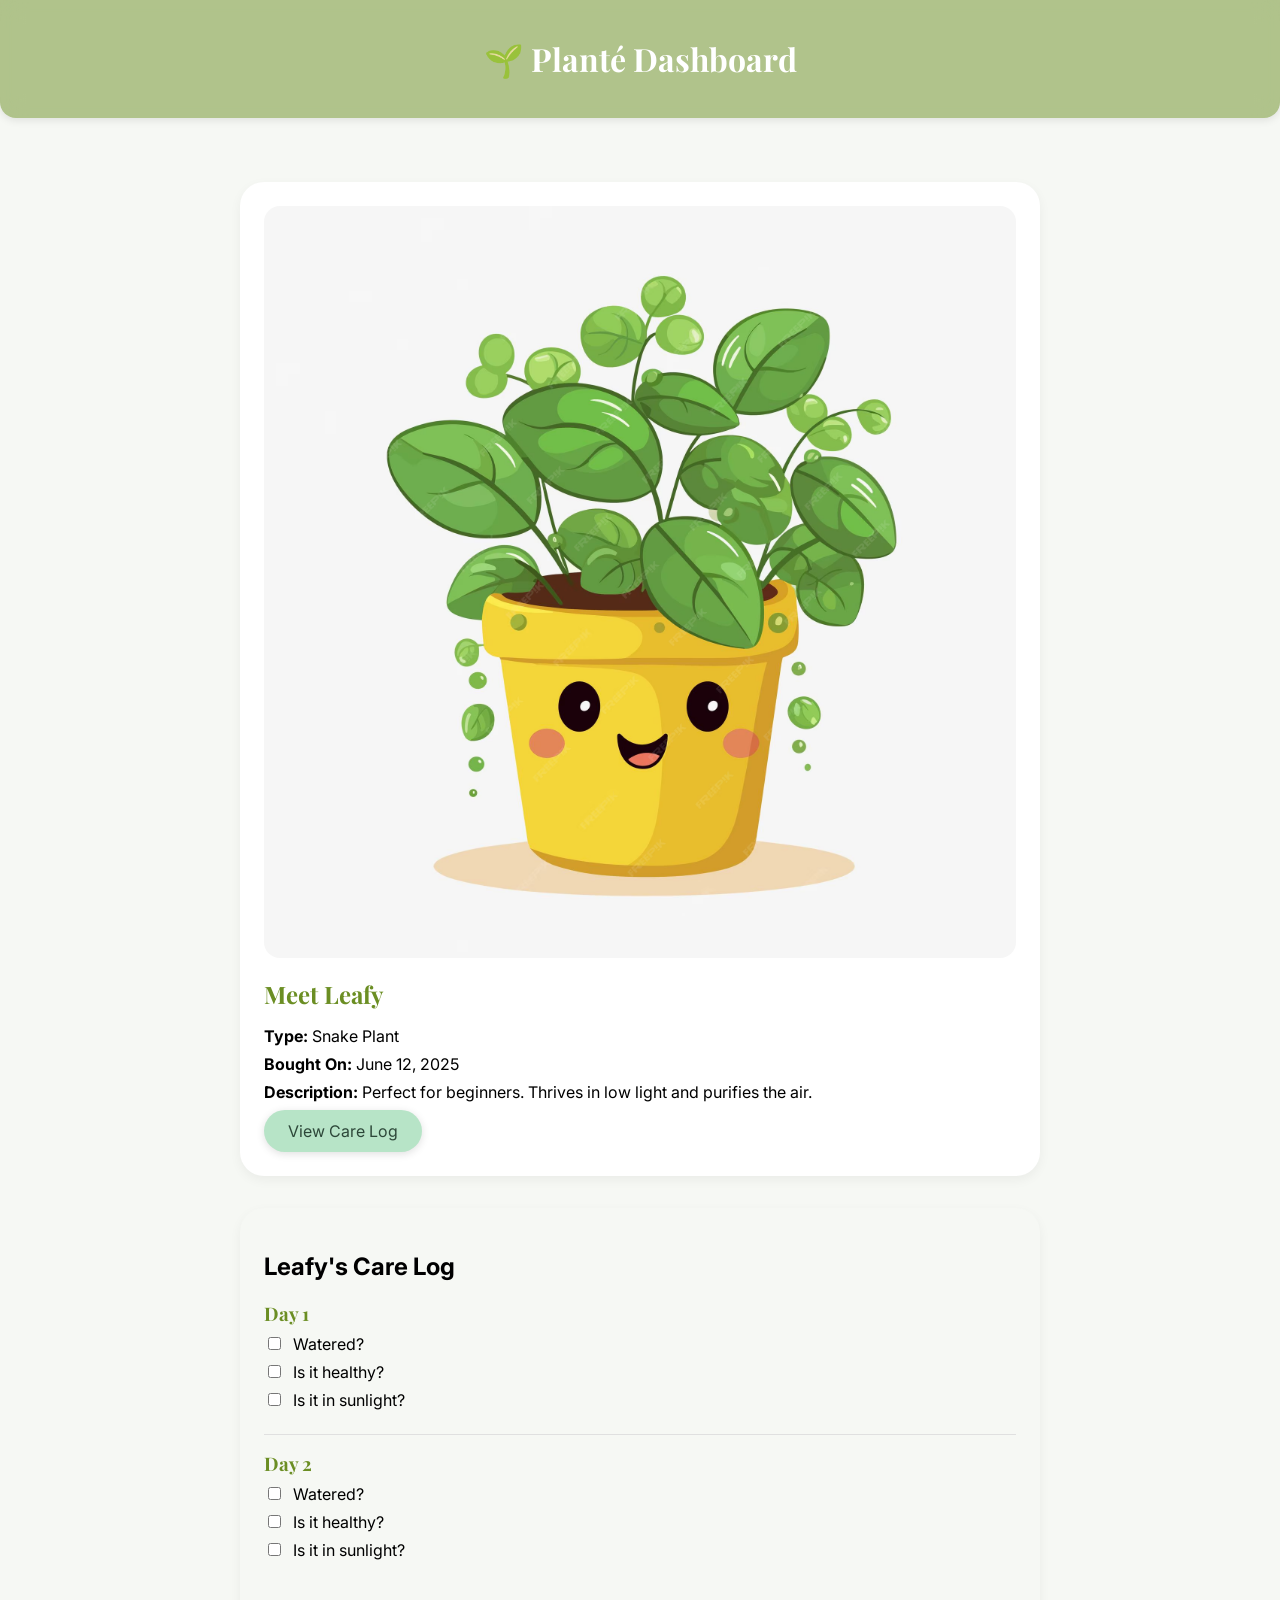
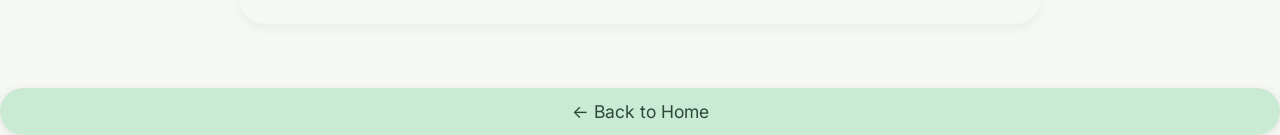
<file: checklist.html>
<!DOCTYPE html>
<html lang="en">
<head>
  <meta charset="UTF-8">
  <meta name="viewport" content="width=device-width, initial-scale=1.0">
  <title>My Plant Dashboard | Planté</title>
  <link href="https://fonts.googleapis.com/css2?family=Inter:wght@400;700&family=Playfair+Display:wght@700&display=swap" rel="stylesheet">
  <style>
    :root {
      --sage: #b7e4c7;
      --olive: #6b8e23;
      --cream: #f6f8f4;
      --brown: #a68a64;
    }
    body {
      font-family: 'Inter', sans-serif;
      background: var(--cream);
      margin: 0;
      padding: 0;
    }
   header {
  background: rgba(107, 142, 35, 0.5); /* olive with transparency */
  color: white;
  padding: 1rem;
  text-align: center;
  font-family: 'Playfair Display', serif;
  border-radius: 0 0 1rem 1rem;
  box-shadow: 0 2px 8px rgba(0,0,0,0.1);
  backdrop-filter: blur(12px);
  -webkit-backdrop-filter: blur(12px);
  position: sticky;
  top: 0;
  z-index: 10;
}

    
    .plant-dashboard {
      padding: 2rem;
      max-width: 800px;
      margin: 2rem auto;
    }
    .plant-card {
      background: white;
      border-radius: 1.5rem;
      padding: 1.5rem;
      box-shadow: 0 4px 12px rgba(0,0,0,0.05);
      margin-bottom: 2rem;
      transition: transform 0.3s ease, box-shadow 0.3s ease;
    }
    .plant-card:hover {
      transform: translateY(-5px);
      box-shadow: 0 8px 16px rgba(0,0,0,0.1);
    }
    .plant-image {
      width: 100%;
      border-radius: 1rem;
      margin-bottom: 1rem;
    }
    .plant-name {
      font-family: 'Playfair Display', serif;
      color: var(--olive);
      margin: 0 0 1rem;
    }
    .plant-details p {
      margin: 0.5rem 0;
    }
    .shop__buy-btn {
      background: var(--sage);
      color: #2d4739;
      border: none;
      border-radius: 2rem;
      padding: 0.7rem 1.5rem;
      font-size: 1rem;
      cursor: pointer;
      box-shadow: 0 2px 8px #e0e0e0;
      transition: box-shadow 0.2s, background 0.2s;
      display: inline-block;
      text-decoration: none;
    }
    .shop__buy-btn:hover {
      background: #95d5b2;
      box-shadow: 0 4px 16px rgba(0,0,0,0.1);
    }
    .care-log {
      background: var(--cream);
      border-radius: 1.5rem;
      padding: 1.5rem;
      box-shadow: 0 4px 12px rgba(0,0,0,0.05);
      margin-top: 2rem;
    }
    .care-day {
      margin-bottom: 1rem;
      padding-bottom: 1rem;
      border-bottom: 1px solid #e0e0e0;
    }
    .care-day:last-child {
      border-bottom: none;
    }
    .care-day h3 {
      color: var(--olive);
      font-family: 'Playfair Display', serif;
      margin: 0 0 0.5rem;
    }
    .care-day label {
      display: block;
      margin: 0.5rem 0;
    }
    .care-day input {
      margin-right: 0.5rem;
    }
    .back-home-btn {
  display: block;
  margin: 2rem auto 0 auto;
  background: rgba(183, 228, 199, 0.7); /* semi-transparent sage */
  color: #2d4739;
  font-family: 'Inter', sans-serif;
  font-size: 1.1rem;
  border: none;
  border-radius: 2rem;
  padding: 0.8rem 2.2rem;
  box-shadow: 0 2px 8px #e0e0e0;
  text-align: center;
  text-decoration: none;
  transition: background 0.2s, box-shadow 0.2s;
  backdrop-filter: blur(6px);
  -webkit-backdrop-filter: blur(6px);
}
.back-home-btn:hover {
  background: rgba(107, 142, 35, 0.8);
  color: #fff;
  box-shadow: 0 4px 16px #b7e4c7;
}


  </style>
</head>
<body>
  <header>
    <h1>🌱 Planté Dashboard</h1>
  </header>
  <div class="plant-dashboard">
    <div class="plant-card">
      <img src="leafy.avif" alt="Leafy" class="plant-image">
      <h2 class="plant-name">Meet Leafy</h2>
      <div class="plant-details">
        <p><strong>Type:</strong> Snake Plant</p>
        <p><strong>Bought On:</strong> June 12, 2025</p>
        <p><strong>Description:</strong> Perfect for beginners. Thrives in low light and purifies the air.</p>
      </div>
      <a href="#carelog" class="shop__buy-btn">View Care Log</a>
    </div>
    <div id="carelog" class="care-log">
      <h2>Leafy's Care Log</h2>
      <div class="care-day">
        <h3>Day 1</h3>
        <label><input type="checkbox"> Watered?</label>
        <label><input type="checkbox"> Is it healthy?</label>
        <label><input type="checkbox"> Is it in sunlight?</label>
      </div>
      <div class="care-day">
        <h3>Day 2</h3>
        <label><input type="checkbox"> Watered?</label>
        <label><input type="checkbox"> Is it healthy?</label>
        <label><input type="checkbox"> Is it in sunlight?</label>
      </div>
    </div>
  </div>
  <script>
    // Smooth scroll to care log when "View Care Log" is clicked
    document.querySelectorAll('a[href^="#"]').forEach(anchor => {
      anchor.addEventListener('click', function(e) {
        e.preventDefault();
        document.querySelector(this.getAttribute('href')).scrollIntoView({
          behavior: 'smooth'
        });
      });
    });

    // Optional: Add ripple effect to checkboxes
    document.querySelectorAll('.care-day input[type="checkbox"]').forEach(checkbox => {
      checkbox.addEventListener('change', function() {
        if (this.checked) {
          this.parentElement.style.color = '#6b8e23';
        } else {
          this.parentElement.style.color = '';
        }
      });
    });
  </script>
  <a href="index.html" class="back-home-btn">← Back to Home</a>

</body>
</html>
</file>
